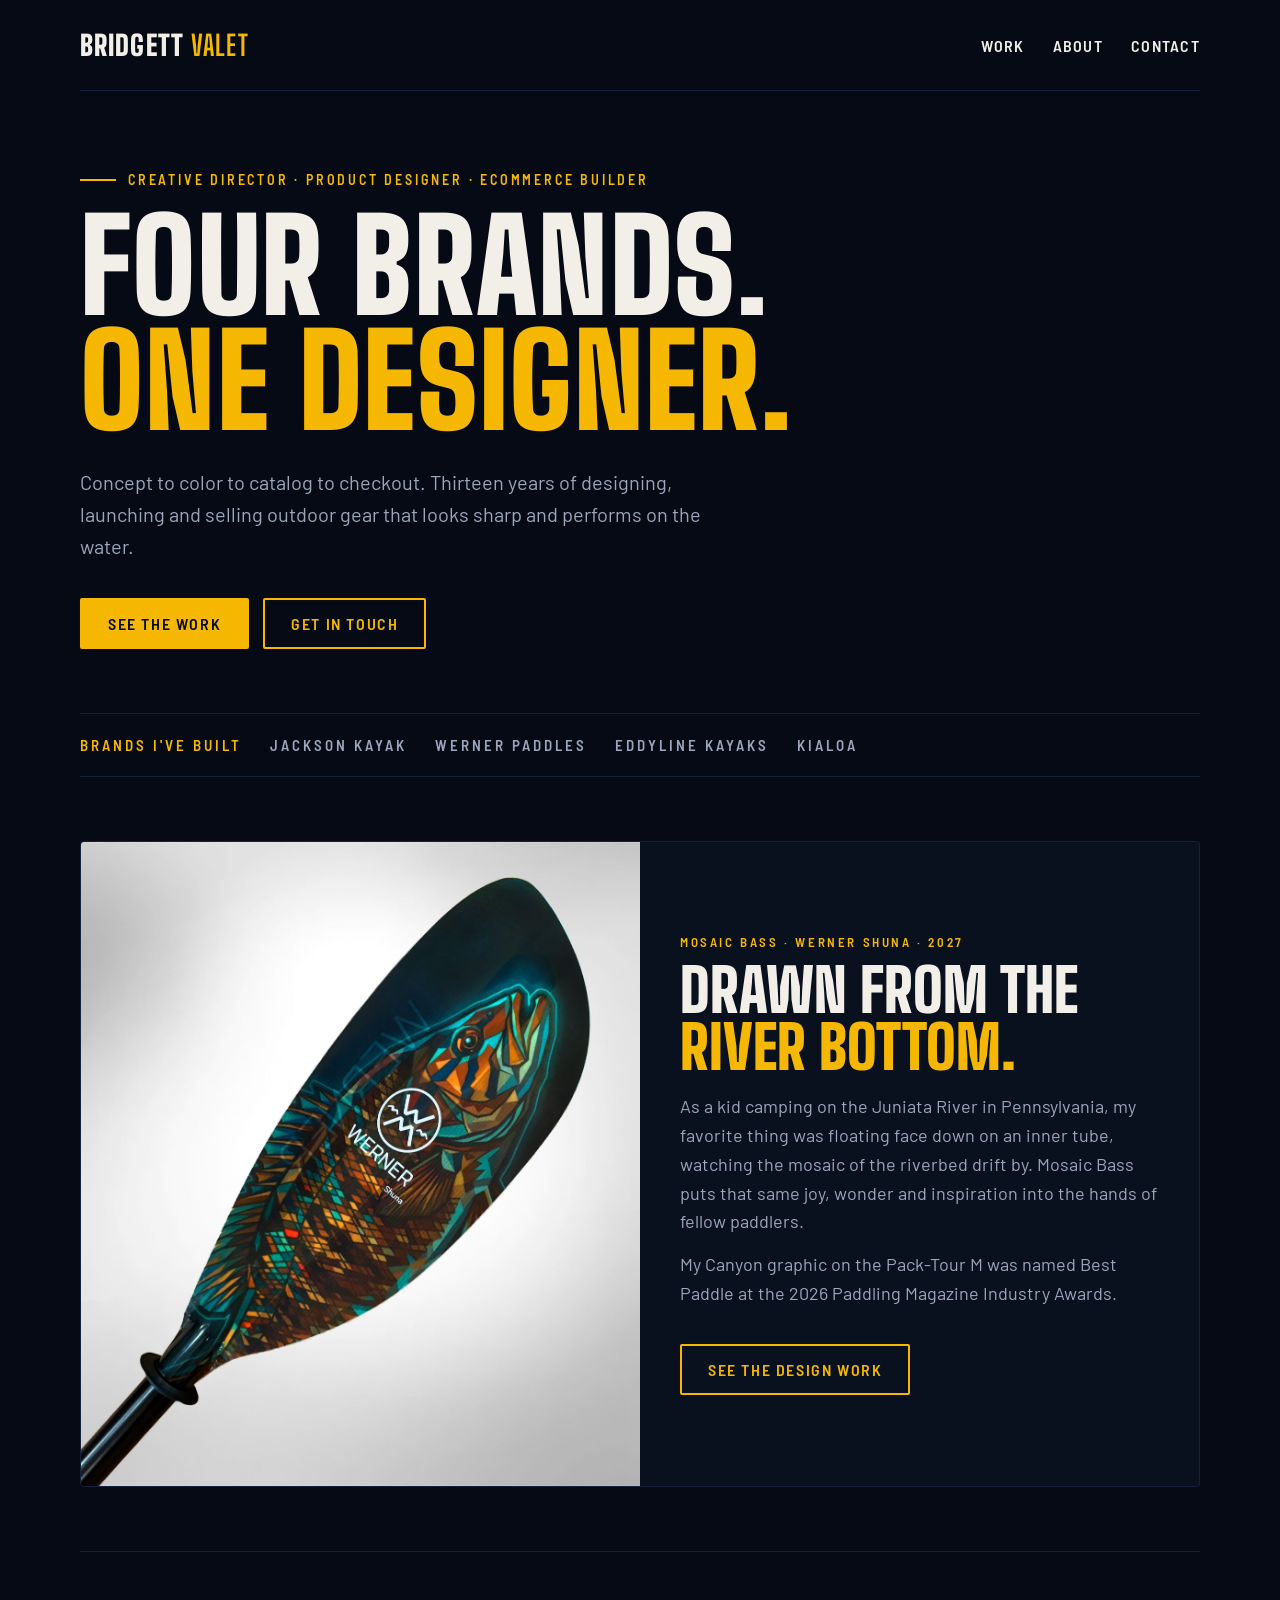
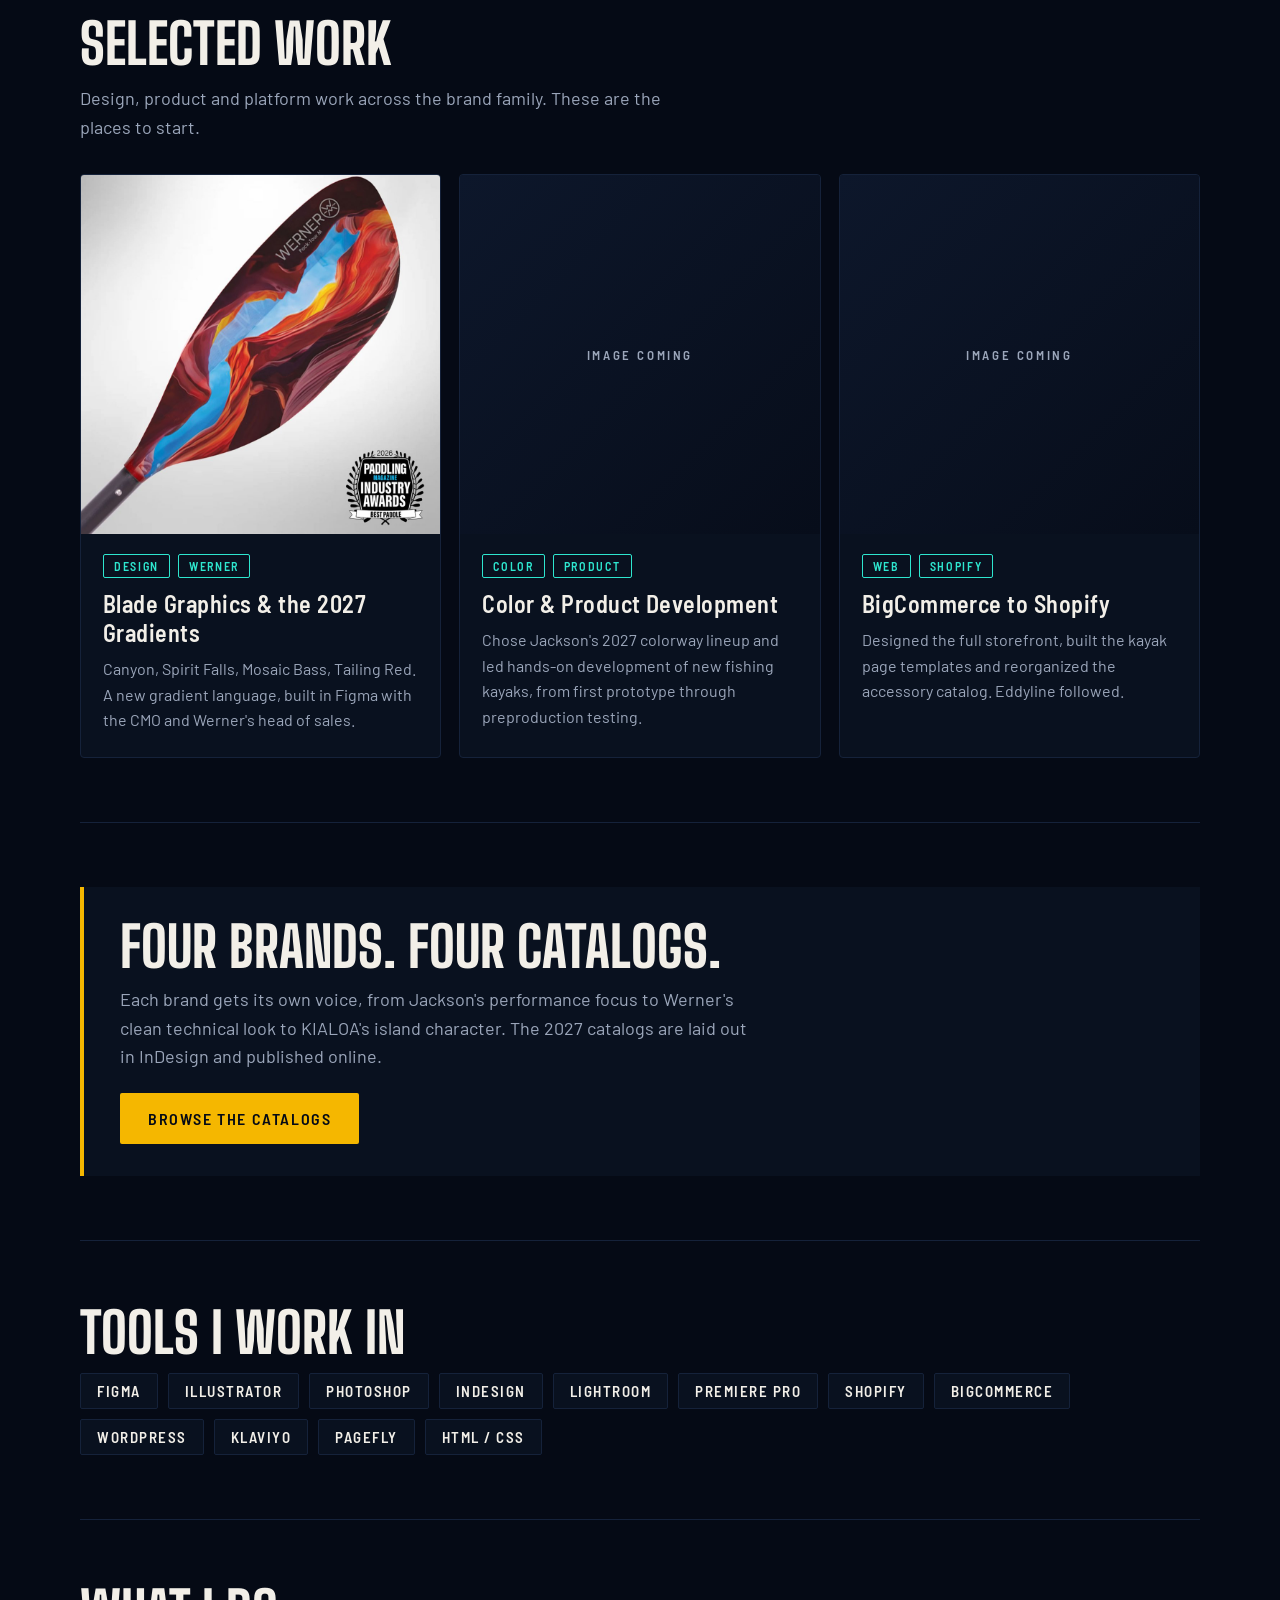
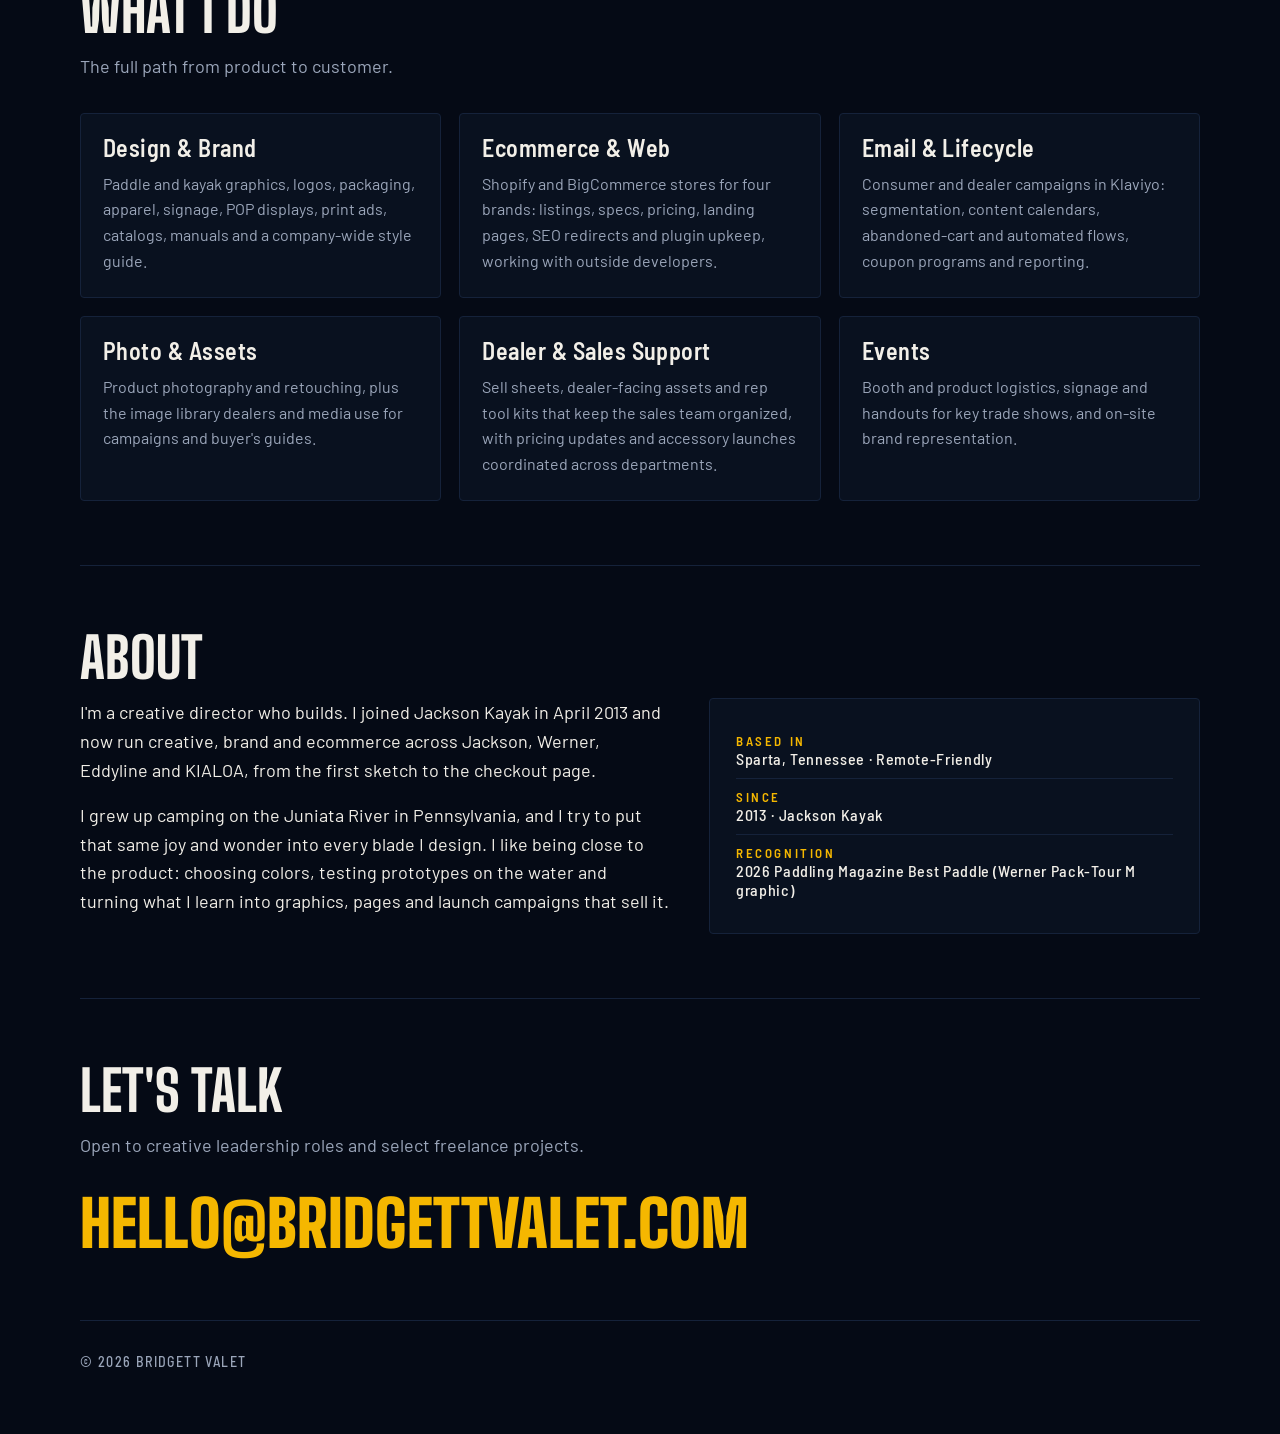
<file: index.html>
<!doctype html>
<html lang="en">
<head>
<meta charset="utf-8">
<meta name="viewport" content="width=device-width, initial-scale=1">
<title>Bridgett Valet — Creative Director</title>
<meta name="description" content="Creative director and ecommerce builder with 13 years designing, launching and selling outdoor gear across four brands.">
<meta name="robots" content="noindex">
<link rel="stylesheet" href="style.css">
</head>
<body>
<div class="wrap">
  <nav>
    <a class="mark" href="index.html">BRIDGETT <b>VALET</b></a>
    <ul><li><a href="work.html">Work</a></li><li><a href="#about">About</a></li><li><a href="#contact">Contact</a></li></ul>
  </nav>

  <header class="hero">
    <div class="tag">Creative Director · Product Designer · Ecommerce Builder</div>
    <h1>Four brands.<br><em>One designer.</em></h1>
    <p class="lede">Concept to color to catalog to checkout. Thirteen years of designing, launching and selling outdoor gear that looks sharp and performs on the water.</p>
    <div class="btns">
      <a class="btn primary" href="work.html">See the work</a>
      <a class="btn ghost" href="#contact">Get in touch</a>
    </div>
  </header>

  <div class="brands"><span>Brands I've built</span><span>Jackson Kayak</span><span>Werner Paddles</span><span>Eddyline Kayaks</span><span>KIALOA</span></div>

  <section>
    <div class="award">
      <img src="img/mosaic-bass.jpg" alt="Werner Shuna paddle blade with the Mosaic Bass graphic" width="1000" height="1000">
      <div class="in">
        <div class="kicker">Mosaic Bass · Werner Shuna · 2027</div>
        <div class="big">Drawn from the <span>river bottom.</span></div>
        <p>As a kid camping on the Juniata River in Pennsylvania, my favorite thing was floating face down on an inner tube, watching the mosaic of the riverbed drift by. Mosaic Bass puts that same joy, wonder and inspiration into the hands of fellow paddlers.</p>
        <p style="margin-top:14px">My Canyon graphic on the Pack-Tour M was named Best Paddle at the 2026 Paddling Magazine Industry Awards.</p>
        <div class="btns"><a class="btn ghost" href="work.html">See the design work</a></div>
      </div>
    </div>
  </section>

  <section>
    <h2>Selected work</h2>
    <p class="sec-intro">Design, product and platform work across the brand family. These are the places to start.</p>
    <div class="cards">
      <a class="card" href="work.html">
        <div class="img"><img src="img/pack-tour-m.jpg" alt="Werner Pack-Tour M blade graphic"></div>
        <div class="in"><div class="chips"><span class="chip">Design</span><span class="chip">Werner</span></div><h3>Blade Graphics &amp; the 2027 Gradients</h3><p>Canyon, Spirit Falls, Mosaic Bass, Tailing Red. A new gradient language, built in Figma with the CMO and Werner's head of sales.</p></div>
      </a>
      <a class="card" href="work.html">
        <div class="img">Image coming</div>
        <div class="in"><div class="chips"><span class="chip">Color</span><span class="chip">Product</span></div><h3>Color &amp; Product Development</h3><p>Chose Jackson's 2027 colorway lineup and led hands-on development of new fishing kayaks, from first prototype through preproduction testing.</p></div>
      </a>
      <a class="card" href="shopify-migration.html">
        <div class="img">Image coming</div>
        <div class="in"><div class="chips"><span class="chip">Web</span><span class="chip">Shopify</span></div><h3>BigCommerce to Shopify</h3><p>Designed the full storefront, built the kayak page templates and reorganized the accessory catalog. Eddyline followed.</p></div>
      </a>
    </div>
  </section>

  <section>
    <div class="band">
      <h2>Four brands. Four catalogs.</h2>
      <p>Each brand gets its own voice, from Jackson's performance focus to Werner's clean technical look to KIALOA's island character. The 2027 catalogs are laid out in InDesign and published online.</p>
      <div class="btns"><a class="btn primary" href="work.html">Browse the catalogs</a></div>
    </div>
  </section>

  <section>
    <h2>Tools I work in</h2>
    <div class="tools"><span>Figma</span><span>Illustrator</span><span>Photoshop</span><span>InDesign</span><span>Lightroom</span><span>Premiere Pro</span><span>Shopify</span><span>BigCommerce</span><span>WordPress</span><span>Klaviyo</span><span>PageFly</span><span>HTML / CSS</span></div>
  </section>

  <section>
    <h2>What I do</h2>
    <p class="sec-intro">The full path from product to customer.</p>
    <div class="cards">
      <div class="card"><div class="in"><h3>Design &amp; Brand</h3><p>Paddle and kayak graphics, logos, packaging, apparel, signage, POP displays, print ads, catalogs, manuals and a company-wide style guide.</p></div></div>
      <div class="card"><div class="in"><h3>Ecommerce &amp; Web</h3><p>Shopify and BigCommerce stores for four brands: listings, specs, pricing, landing pages, SEO redirects and plugin upkeep, working with outside developers.</p></div></div>
      <div class="card"><div class="in"><h3>Email &amp; Lifecycle</h3><p>Consumer and dealer campaigns in Klaviyo: segmentation, content calendars, abandoned-cart and automated flows, coupon programs and reporting.</p></div></div>
      <div class="card"><div class="in"><h3>Photo &amp; Assets</h3><p>Product photography and retouching, plus the image library dealers and media use for campaigns and buyer's guides.</p></div></div>
      <div class="card"><div class="in"><h3>Dealer &amp; Sales Support</h3><p>Sell sheets, dealer-facing assets and rep tool kits that keep the sales team organized, with pricing updates and accessory launches coordinated across departments.</p></div></div>
      <div class="card"><div class="in"><h3>Events</h3><p>Booth and product logistics, signage and handouts for key trade shows, and on-site brand representation.</p></div></div>
    </div>
  </section>

  <section id="about">
    <h2>About</h2>
    <div class="about">
      <div>
        <p>I'm a creative director who builds. I joined Jackson Kayak in April 2013 and now run creative, brand and ecommerce across Jackson, Werner, Eddyline and KIALOA, from the first sketch to the checkout page.</p>
        <p>I grew up camping on the Juniata River in Pennsylvania, and I try to put that same joy and wonder into every blade I design. I like being close to the product: choosing colors, testing prototypes on the water and turning what I learn into graphics, pages and launch campaigns that sell it.</p>
      </div>
      <ul class="facts">
        <li><b>Based in</b>Sparta, Tennessee · Remote-Friendly</li>
        <li><b>Since</b>2013 · Jackson Kayak</li>
        <li><b>Recognition</b>2026 Paddling Magazine Best Paddle (Werner Pack-Tour M graphic)</li>
      </ul>
    </div>
  </section>

  <section id="contact" class="contact">
    <h2>Let's talk</h2>
    <p class="sec-intro">Open to creative leadership roles and select freelance projects.</p>
    <a class="mail" href="mailto:hello@bridgettvalet.com">hello@bridgettvalet.com</a>
  </section>

  <footer>© 2026 Bridgett Valet</footer>
</div>
</body>
</html>
</file>
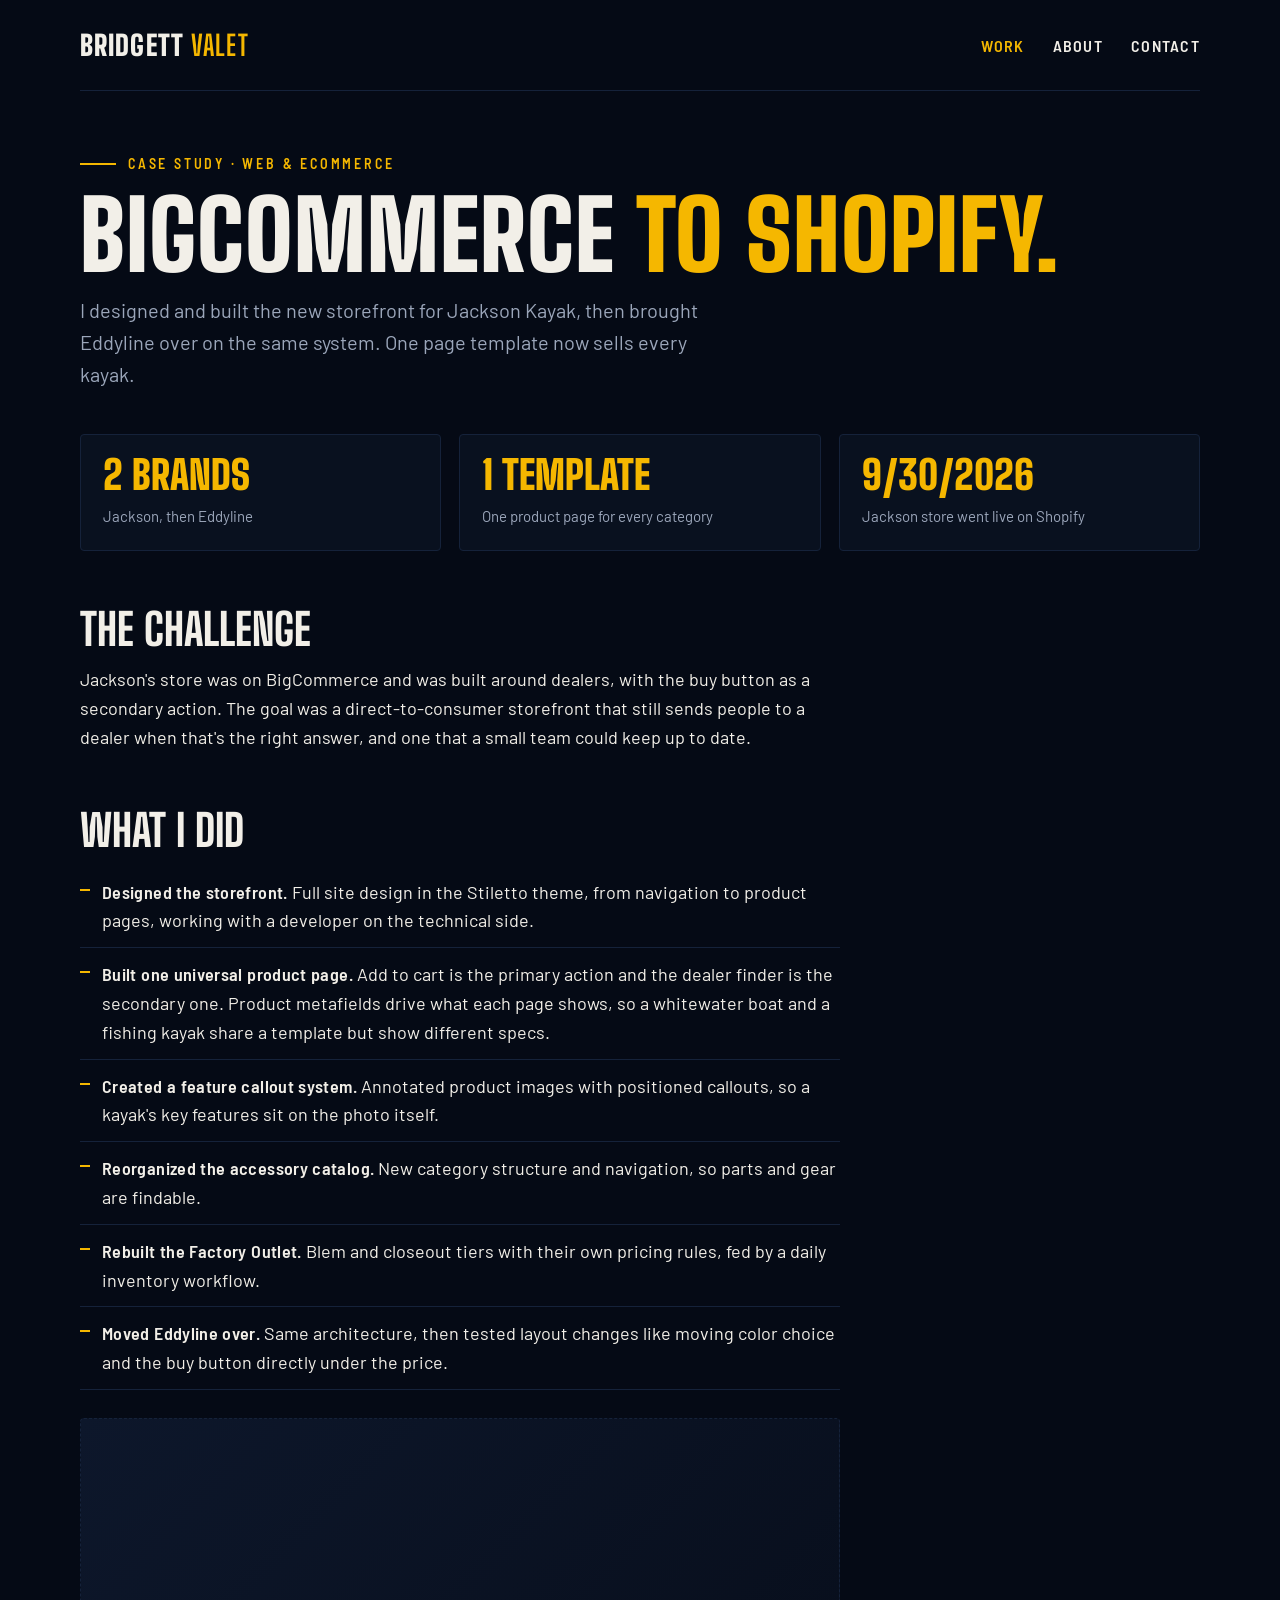
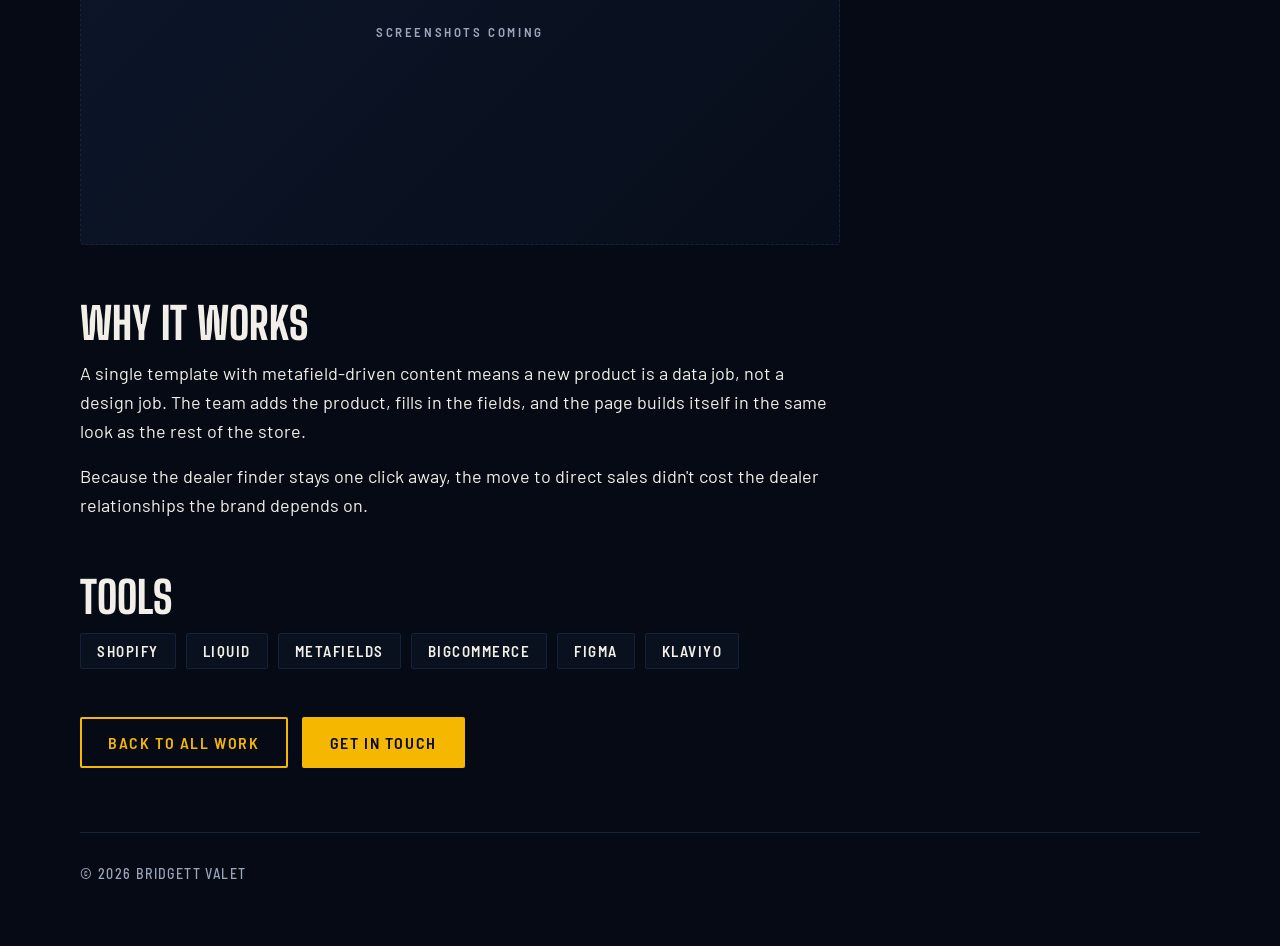
<file: shopify-migration.html>
<!doctype html>
<html lang="en">
<head>
<meta charset="utf-8">
<meta name="viewport" content="width=device-width, initial-scale=1">
<title>BigCommerce to Shopify — Bridgett Valet</title>
<meta name="robots" content="noindex">
<link rel="stylesheet" href="style.css">
</head>
<body>
<div class="wrap">
  <nav>
    <a class="mark" href="index.html">BRIDGETT <b>VALET</b></a>
    <ul><li><a class="on" href="work.html">Work</a></li><li><a href="index.html#about">About</a></li><li><a href="index.html#contact">Contact</a></li></ul>
  </nav>

  <header class="page-head">
    <div class="tag">Case study · Web &amp; Ecommerce</div>
    <h1>BigCommerce <em>to Shopify.</em></h1>
    <p class="lede">I designed and built the new storefront for Jackson Kayak, then brought Eddyline over on the same system. One page template now sells every kayak.</p>
  </header>

  <div class="stats">
    <div class="stat"><b>2 brands</b><span>Jackson, then Eddyline</span></div>
    <div class="stat"><b>1 template</b><span>One product page for every category</span></div>
    <div class="stat"><b>9/30/2026</b><span>Jackson store went live on Shopify</span></div>
  </div>

  <div class="cs">
    <h2>The challenge</h2>
    <p>Jackson's store was on BigCommerce and was built around dealers, with the buy button as a secondary action. The goal was a direct-to-consumer storefront that still sends people to a dealer when that's the right answer, and one that a small team could keep up to date.</p>

    <h2>What I did</h2>
    <ul>
      <li><b>Designed the storefront.</b> Full site design in the Stiletto theme, from navigation to product pages, working with a developer on the technical side.</li>
      <li><b>Built one universal product page.</b> Add to cart is the primary action and the dealer finder is the secondary one. Product metafields drive what each page shows, so a whitewater boat and a fishing kayak share a template but show different specs.</li>
      <li><b>Created a feature callout system.</b> Annotated product images with positioned callouts, so a kayak's key features sit on the photo itself.</li>
      <li><b>Reorganized the accessory catalog.</b> New category structure and navigation, so parts and gear are findable.</li>
      <li><b>Rebuilt the Factory Outlet.</b> Blem and closeout tiers with their own pricing rules, fed by a daily inventory workflow.</li>
      <li><b>Moved Eddyline over.</b> Same architecture, then tested layout changes like moving color choice and the buy button directly under the price.</li>
    </ul>
    <div class="shot">Screenshots coming</div>

    <h2>Why it works</h2>
    <p>A single template with metafield-driven content means a new product is a data job, not a design job. The team adds the product, fills in the fields, and the page builds itself in the same look as the rest of the store.</p>
    <p>Because the dealer finder stays one click away, the move to direct sales didn't cost the dealer relationships the brand depends on.</p>

    <h2>Tools</h2>
    <div class="tools"><span>Shopify</span><span>Liquid</span><span>Metafields</span><span>BigCommerce</span><span>Figma</span><span>Klaviyo</span></div>

    <div class="btns" style="margin-top:48px"><a class="btn ghost" href="work.html">Back to all work</a><a class="btn primary" href="index.html#contact">Get in touch</a></div>
  </div>

  <footer style="margin-top:64px">© 2026 Bridgett Valet</footer>
</div>
</body>
</html>
</file>
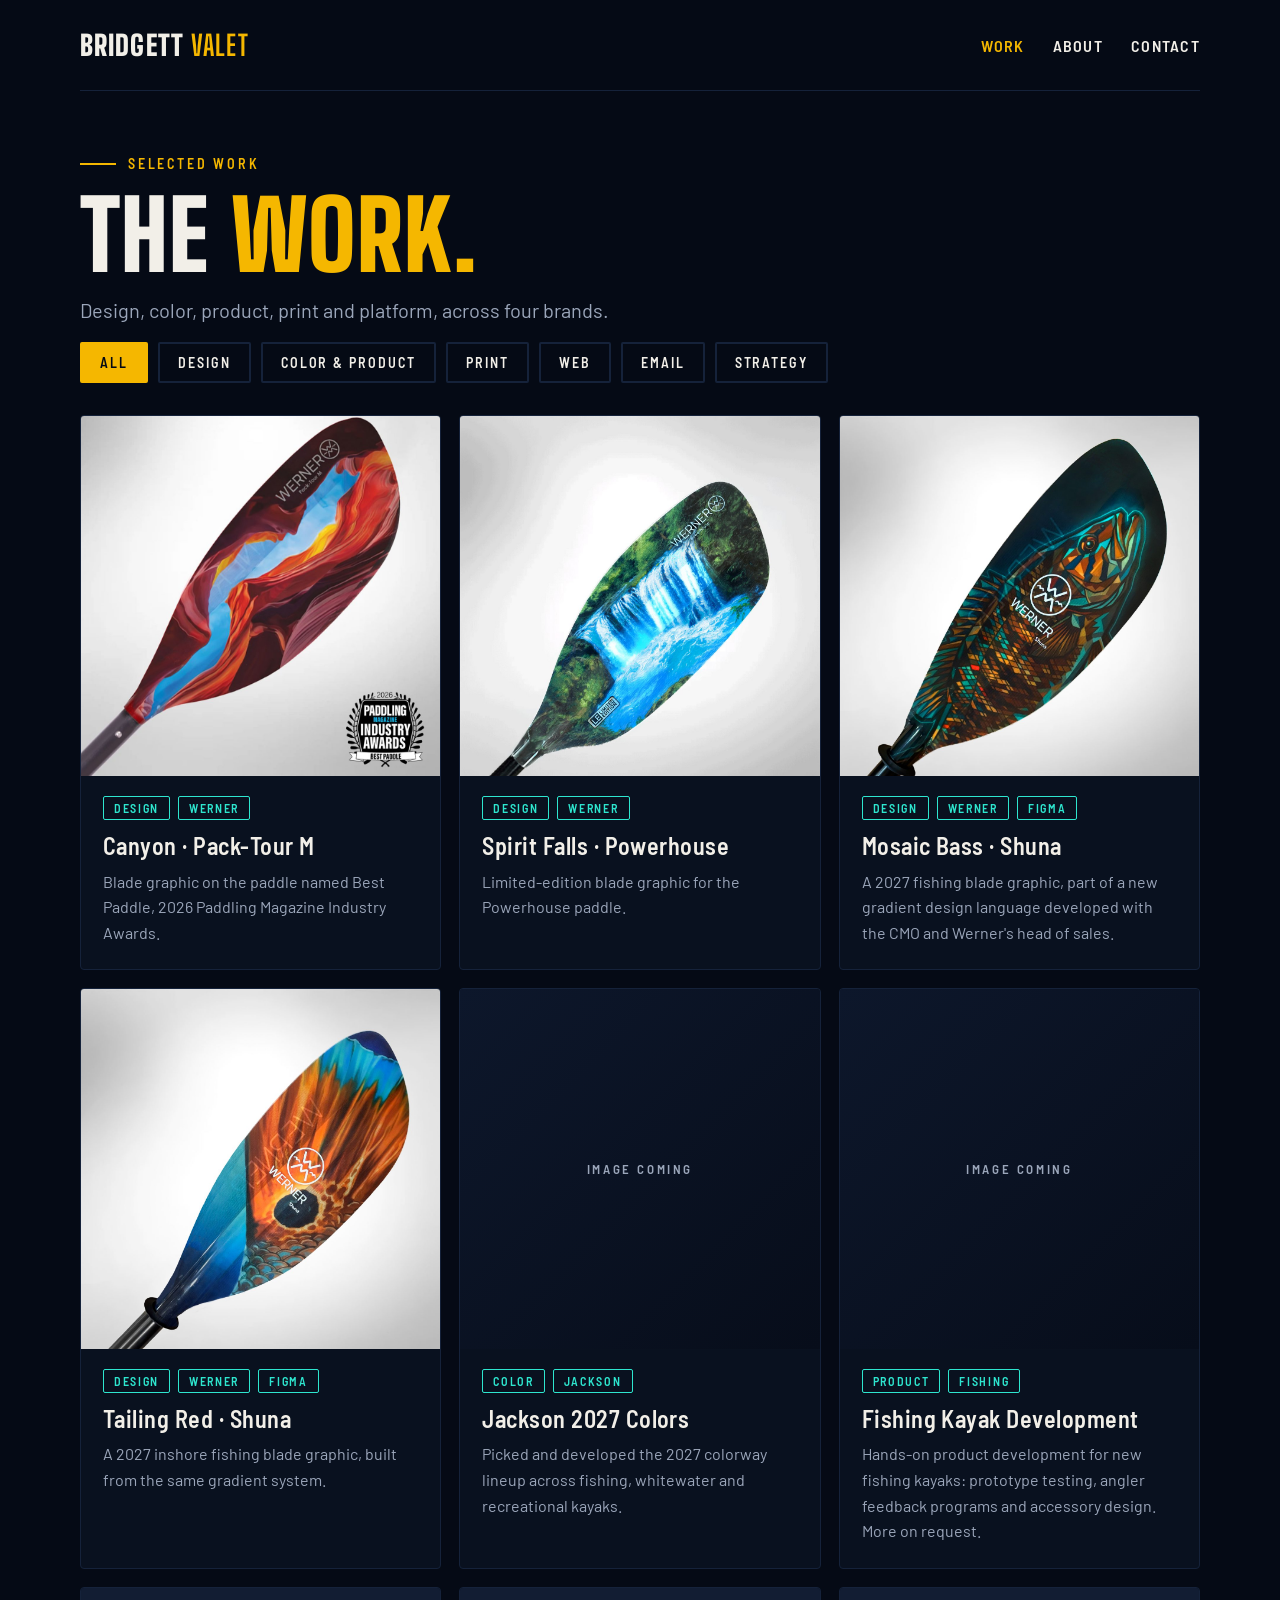
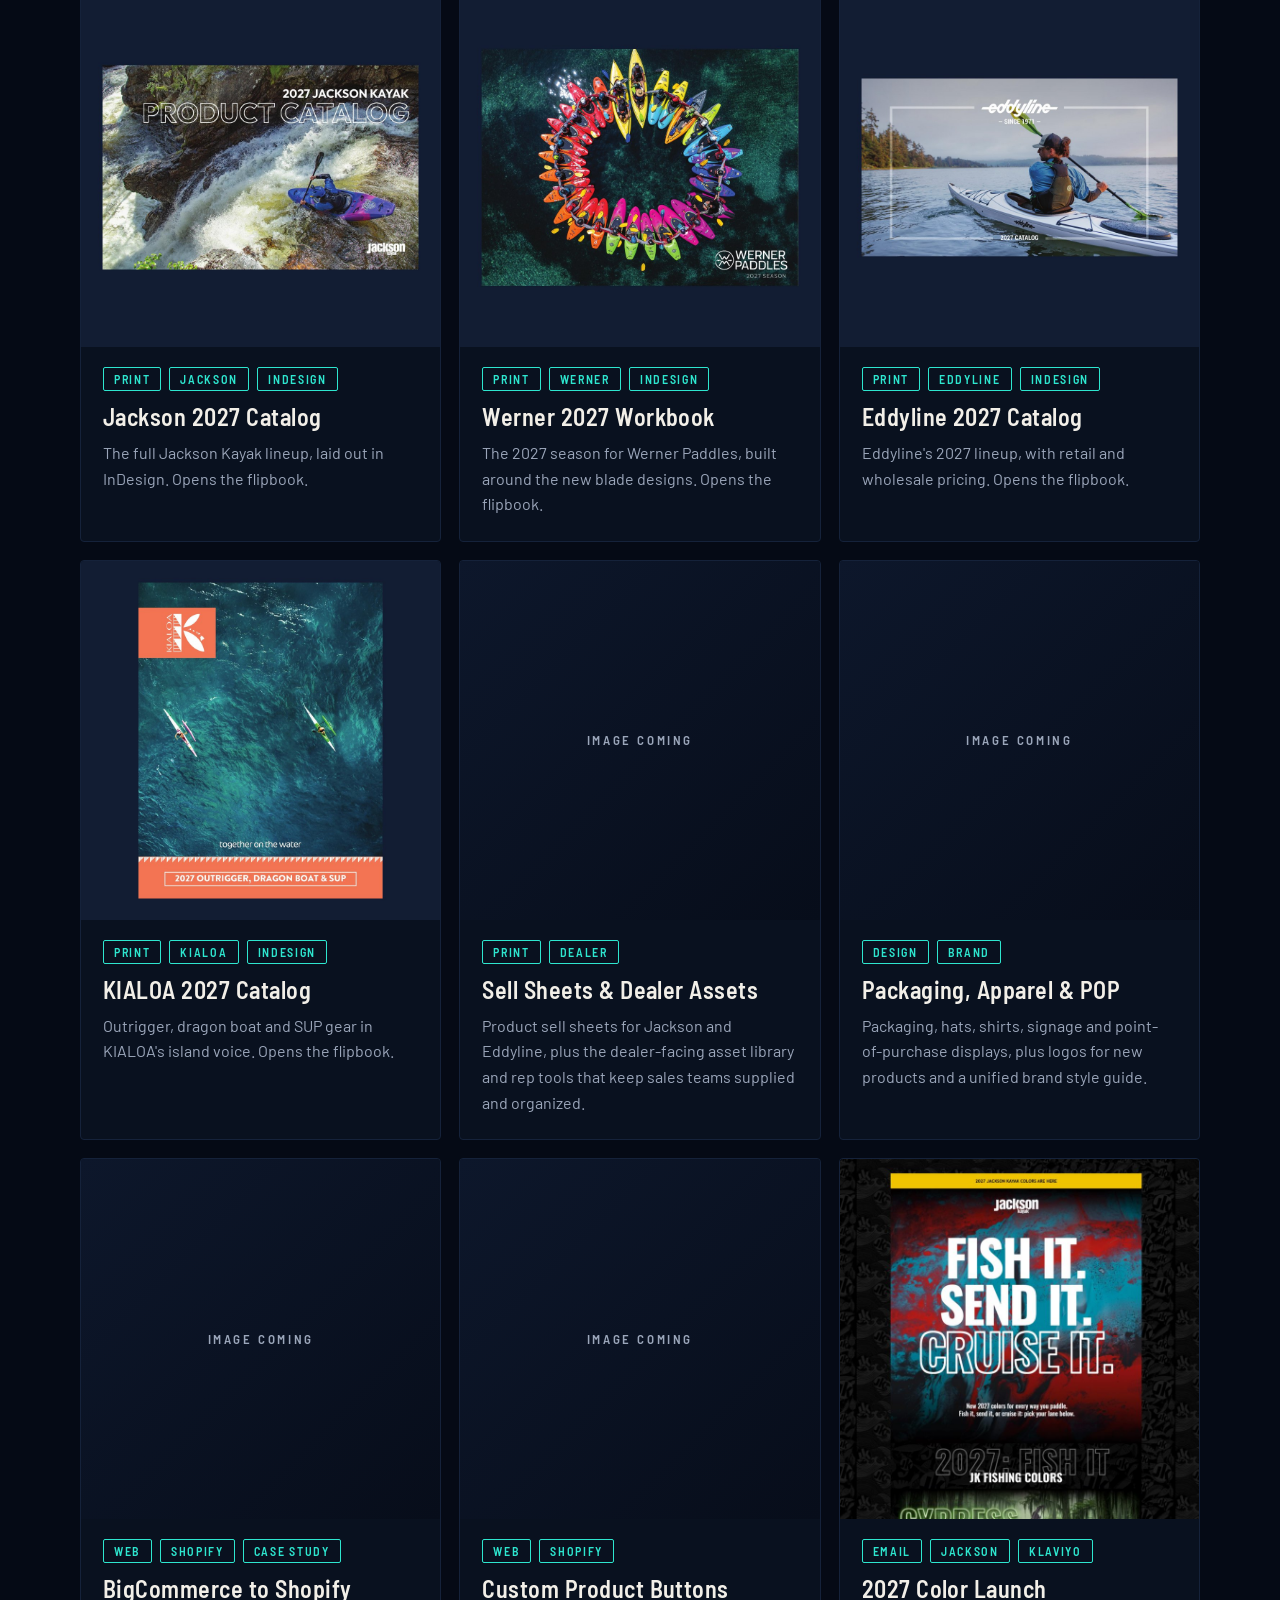
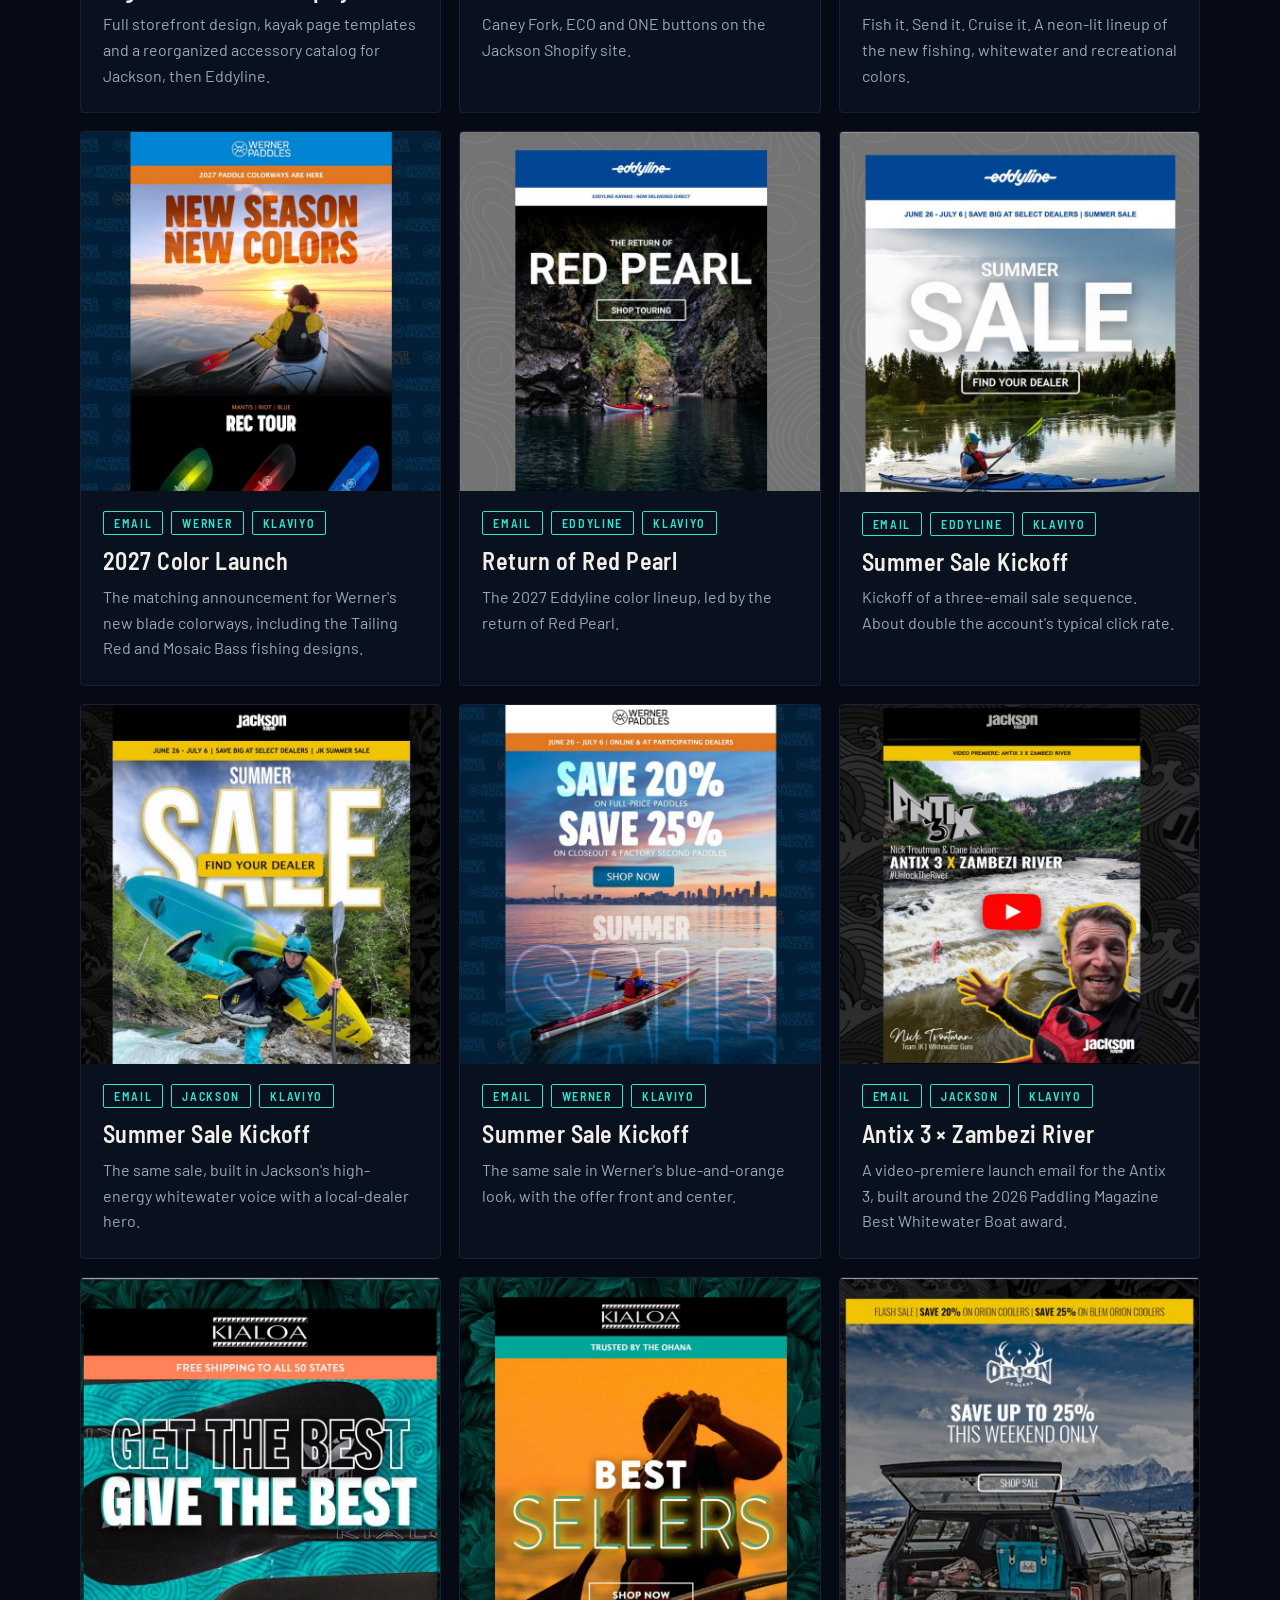
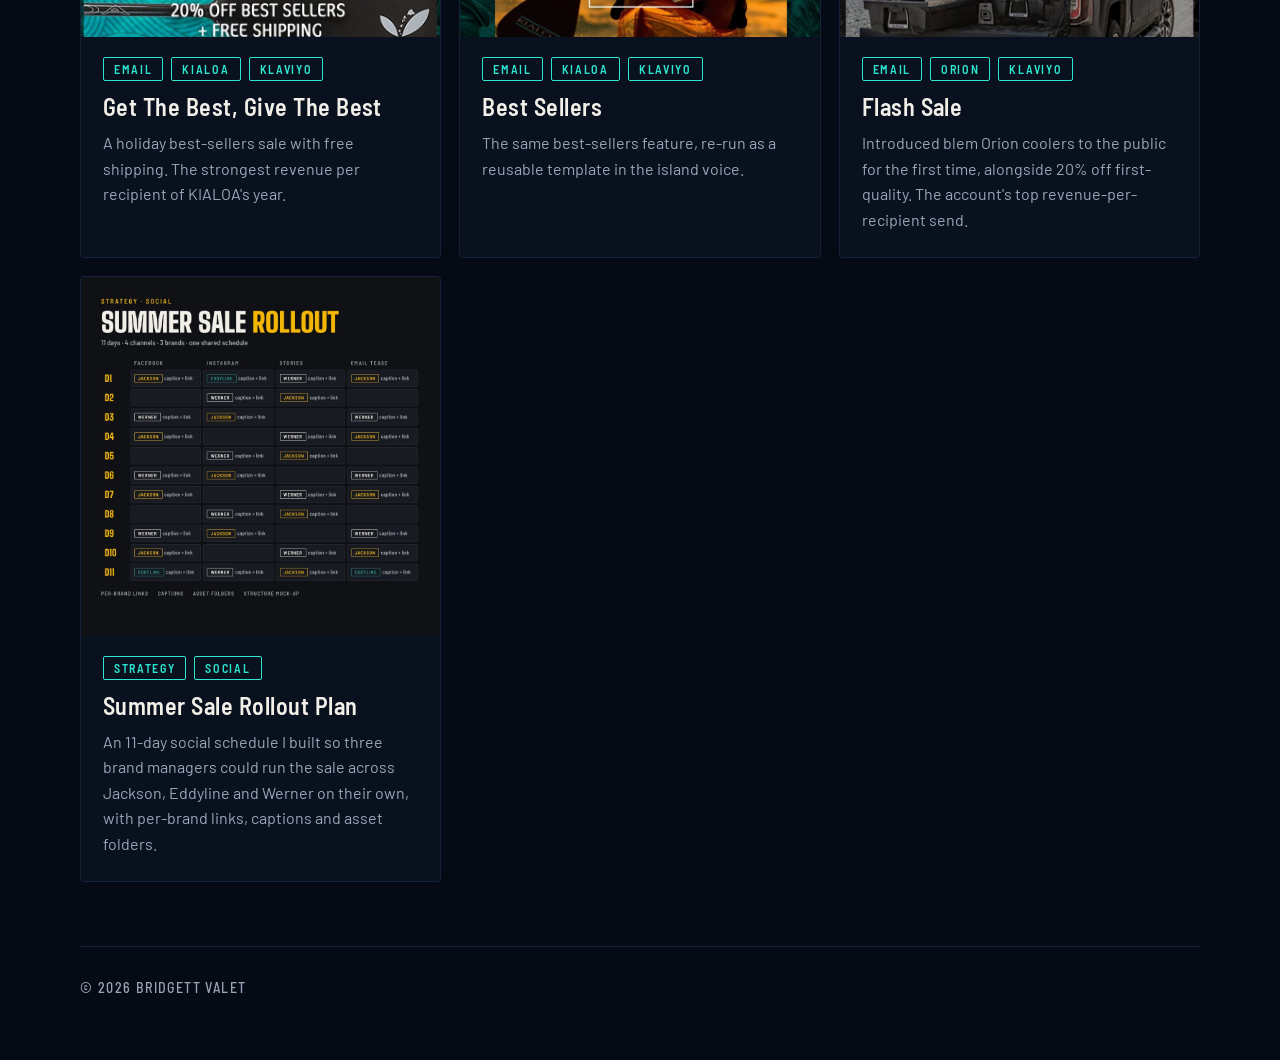
<file: work.html>
<!doctype html>
<html lang="en">
<head>
<meta charset="utf-8">
<meta name="viewport" content="width=device-width, initial-scale=1">
<title>Work — Bridgett Valet</title>
<meta name="robots" content="noindex">
<link rel="stylesheet" href="style.css">
</head>
<body>
<div class="wrap">
  <nav>
    <a class="mark" href="index.html">BRIDGETT <b>VALET</b></a>
    <ul><li><a class="on" href="work.html">Work</a></li><li><a href="index.html#about">About</a></li><li><a href="index.html#contact">Contact</a></li></ul>
  </nav>

  <header class="page-head">
    <div class="tag">Selected work</div>
    <h1>The <em>work.</em></h1>
    <p class="lede">Design, color, product, print and platform, across four brands.</p>
  </header>

  <div class="filters" role="group" aria-label="Filter work">
    <button class="on" data-f="all">All</button>
    <button data-f="design">Design</button>
    <button data-f="product">Color &amp; Product</button>
    <button data-f="print">Print</button>
    <button data-f="web">Web</button>
    <button data-f="email">Email</button>
    <button data-f="strategy">Strategy</button>
  </div>

  <div class="cards" id="grid">
    <a class="card" data-t="design" href="#"><div class="img"><img src="img/pack-tour-m.jpg" alt="Werner Pack-Tour M canyon blade graphic"></div><div class="in"><div class="chips"><span class="chip">Design</span><span class="chip">Werner</span></div><h3>Canyon · Pack-Tour M</h3><p>Blade graphic on the paddle named Best Paddle, 2026 Paddling Magazine Industry Awards.</p></div></a>
    <a class="card" data-t="design" href="#"><div class="img"><img src="img/spirit-falls.jpg" alt="Werner Powerhouse paddle blade with Spirit Falls waterfall graphic" loading="lazy"></div><div class="in"><div class="chips"><span class="chip">Design</span><span class="chip">Werner</span></div><h3>Spirit Falls · Powerhouse</h3><p>Limited-edition blade graphic for the Powerhouse paddle.</p></div></a>
    <a class="card" data-t="design" href="#"><div class="img"><img src="img/mosaic-bass.jpg" alt="Werner Shuna paddle blade with Mosaic Bass graphic" loading="lazy"></div><div class="in"><div class="chips"><span class="chip">Design</span><span class="chip">Werner</span><span class="chip">Figma</span></div><h3>Mosaic Bass · Shuna</h3><p>A 2027 fishing blade graphic, part of a new gradient design language developed with the CMO and Werner's head of sales.</p></div></a>
    <a class="card" data-t="design" href="#"><div class="img"><img src="img/tailing-red.jpg" alt="Werner Shuna paddle blade with Tailing Red redfish tail graphic" loading="lazy"></div><div class="in"><div class="chips"><span class="chip">Design</span><span class="chip">Werner</span><span class="chip">Figma</span></div><h3>Tailing Red · Shuna</h3><p>A 2027 inshore fishing blade graphic, built from the same gradient system.</p></div></a>
    <a class="card" data-t="product" href="#"><div class="img">Image coming</div><div class="in"><div class="chips"><span class="chip">Color</span><span class="chip">Jackson</span></div><h3>Jackson 2027 Colors</h3><p>Picked and developed the 2027 colorway lineup across fishing, whitewater and recreational kayaks.</p></div></a>
    <a class="card" data-t="product" href="#"><div class="img">Image coming</div><div class="in"><div class="chips"><span class="chip">Product</span><span class="chip">Fishing</span></div><h3>Fishing Kayak Development</h3><p>Hands-on product development for new fishing kayaks: prototype testing, angler feedback programs and accessory design. More on request.</p></div></a>
    <a class="card" data-t="print" href="https://heyzine.com/flip-book/d19772ed36.html" target="_blank" rel="noopener"><div class="img"><img src="img/cat-jk.jpg" alt="Jackson 2027 Catalog cover" loading="lazy"></div><div class="in"><div class="chips"><span class="chip">Print</span><span class="chip">Jackson</span><span class="chip">InDesign</span></div><h3>Jackson 2027 Catalog</h3><p>The full Jackson Kayak lineup, laid out in InDesign. Opens the flipbook.</p></div></a>
    <a class="card" data-t="print" href="https://heyzine.com/flip-book/adee2f0b8b.html" target="_blank" rel="noopener"><div class="img"><img src="img/cat-werner.jpg" alt="Werner 2027 Workbook cover" loading="lazy"></div><div class="in"><div class="chips"><span class="chip">Print</span><span class="chip">Werner</span><span class="chip">InDesign</span></div><h3>Werner 2027 Workbook</h3><p>The 2027 season for Werner Paddles, built around the new blade designs. Opens the flipbook.</p></div></a>
    <a class="card" data-t="print" href="https://heyzine.com/flip-book/b6f8e38fa7.html" target="_blank" rel="noopener"><div class="img"><img src="img/cat-eddyline.jpg" alt="Eddyline 2027 Catalog cover" loading="lazy"></div><div class="in"><div class="chips"><span class="chip">Print</span><span class="chip">Eddyline</span><span class="chip">InDesign</span></div><h3>Eddyline 2027 Catalog</h3><p>Eddyline's 2027 lineup, with retail and wholesale pricing. Opens the flipbook.</p></div></a>
    <a class="card" data-t="print" href="https://heyzine.com/flip-book/0343092fe4.html" target="_blank" rel="noopener"><div class="img"><img src="img/cat-kialoa.jpg" alt="KIALOA 2027 Catalog cover" loading="lazy"></div><div class="in"><div class="chips"><span class="chip">Print</span><span class="chip">KIALOA</span><span class="chip">InDesign</span></div><h3>KIALOA 2027 Catalog</h3><p>Outrigger, dragon boat and SUP gear in KIALOA's island voice. Opens the flipbook.</p></div></a>
    <a class="card" data-t="print" href="#"><div class="img">Image coming</div><div class="in"><div class="chips"><span class="chip">Print</span><span class="chip">Dealer</span></div><h3>Sell Sheets &amp; Dealer Assets</h3><p>Product sell sheets for Jackson and Eddyline, plus the dealer-facing asset library and rep tools that keep sales teams supplied and organized.</p></div></a>
    <a class="card" data-t="design" href="#"><div class="img">Image coming</div><div class="in"><div class="chips"><span class="chip">Design</span><span class="chip">Brand</span></div><h3>Packaging, Apparel &amp; POP</h3><p>Packaging, hats, shirts, signage and point-of-purchase displays, plus logos for new products and a unified brand style guide.</p></div></a>
    <a class="card" data-t="web" href="shopify-migration.html"><div class="img">Image coming</div><div class="in"><div class="chips"><span class="chip">Web</span><span class="chip">Shopify</span><span class="chip">Case study</span></div><h3>BigCommerce to Shopify</h3><p>Full storefront design, kayak page templates and a reorganized accessory catalog for Jackson, then Eddyline.</p></div></a>
    <a class="card" data-t="web" href="#"><div class="img">Image coming</div><div class="in"><div class="chips"><span class="chip">Web</span><span class="chip">Shopify</span></div><h3>Custom Product Buttons</h3><p>Caney Fork, ECO and ONE buttons on the Jackson Shopify site.</p></div></a>
    <a class="card" data-t="email" data-full="img/email/jk-color-full.jpg" href="#"><div class="img"><img src="img/email/jk-color.jpg" alt="2027 Color Launch email" loading="lazy"></div><div class="in"><div class="chips"><span class="chip">Email</span><span class="chip">Jackson</span><span class="chip">Klaviyo</span></div><h3>2027 Color Launch</h3><p>Fish it. Send it. Cruise it. A neon-lit lineup of the new fishing, whitewater and recreational colors.</p></div></a>
    <a class="card" data-t="email" data-full="img/email/werner-color-full.jpg" href="#"><div class="img"><img src="img/email/werner-color.jpg" alt="2027 Color Launch email" loading="lazy"></div><div class="in"><div class="chips"><span class="chip">Email</span><span class="chip">Werner</span><span class="chip">Klaviyo</span></div><h3>2027 Color Launch</h3><p>The matching announcement for Werner's new blade colorways, including the Tailing Red and Mosaic Bass fishing designs.</p></div></a>
    <a class="card" data-t="email" data-full="img/email/eddyline-color-full.jpg" href="#"><div class="img"><img src="img/email/eddyline-color.jpg" alt="Return of Red Pearl email" loading="lazy"></div><div class="in"><div class="chips"><span class="chip">Email</span><span class="chip">Eddyline</span><span class="chip">Klaviyo</span></div><h3>Return of Red Pearl</h3><p>The 2027 Eddyline color lineup, led by the return of Red Pearl.</p></div></a>
    <a class="card" data-t="email" data-full="img/email/eddyline-summer-full.jpg" href="#"><div class="img"><img src="img/email/eddyline-summer.jpg" alt="Summer Sale Kickoff email" loading="lazy"></div><div class="in"><div class="chips"><span class="chip">Email</span><span class="chip">Eddyline</span><span class="chip">Klaviyo</span></div><h3>Summer Sale Kickoff</h3><p>Kickoff of a three-email sale sequence. About double the account's typical click rate.</p></div></a>
    <a class="card" data-t="email" data-full="img/email/jk-summer-full.jpg" href="#"><div class="img"><img src="img/email/jk-summer.jpg" alt="Summer Sale Kickoff email" loading="lazy"></div><div class="in"><div class="chips"><span class="chip">Email</span><span class="chip">Jackson</span><span class="chip">Klaviyo</span></div><h3>Summer Sale Kickoff</h3><p>The same sale, built in Jackson's high-energy whitewater voice with a local-dealer hero.</p></div></a>
    <a class="card" data-t="email" data-full="img/email/werner-summer-full.jpg" href="#"><div class="img"><img src="img/email/werner-summer.jpg" alt="Summer Sale Kickoff email" loading="lazy"></div><div class="in"><div class="chips"><span class="chip">Email</span><span class="chip">Werner</span><span class="chip">Klaviyo</span></div><h3>Summer Sale Kickoff</h3><p>The same sale in Werner's blue-and-orange look, with the offer front and center.</p></div></a>
    <a class="card" data-t="email" data-full="img/email/jk-antix3-full.jpg" href="#"><div class="img"><img src="img/email/jk-antix3.jpg" alt="Antix 3 × Zambezi River email" loading="lazy"></div><div class="in"><div class="chips"><span class="chip">Email</span><span class="chip">Jackson</span><span class="chip">Klaviyo</span></div><h3>Antix 3 × Zambezi River</h3><p>A video-premiere launch email for the Antix 3, built around the 2026 Paddling Magazine Best Whitewater Boat award.</p></div></a>
    <a class="card" data-t="email" data-full="img/email/kialoa-give-best-full.jpg" href="#"><div class="img"><img src="img/email/kialoa-give-best.jpg" alt="Get The Best, Give The Best email" loading="lazy"></div><div class="in"><div class="chips"><span class="chip">Email</span><span class="chip">KIALOA</span><span class="chip">Klaviyo</span></div><h3>Get The Best, Give The Best</h3><p>A holiday best-sellers sale with free shipping. The strongest revenue per recipient of KIALOA's year.</p></div></a>
    <a class="card" data-t="email" data-full="img/email/kialoa-best-full.jpg" href="#"><div class="img"><img src="img/email/kialoa-best.jpg" alt="Best Sellers email" loading="lazy"></div><div class="in"><div class="chips"><span class="chip">Email</span><span class="chip">KIALOA</span><span class="chip">Klaviyo</span></div><h3>Best Sellers</h3><p>The same best-sellers feature, re-run as a reusable template in the island voice.</p></div></a>
    <a class="card" data-t="email" data-full="img/email/orion-flash-full.jpg" href="#"><div class="img"><img src="img/email/orion-flash.jpg" alt="Flash Sale email" loading="lazy"></div><div class="in"><div class="chips"><span class="chip">Email</span><span class="chip">Orion</span><span class="chip">Klaviyo</span></div><h3>Flash Sale</h3><p>Introduced blem Orion coolers to the public for the first time, alongside 20% off first-quality. The account's top revenue-per-recipient send.</p></div></a>
    <a class="card" data-t="strategy" data-full="img/strategy-plan.jpg" href="#"><div class="img"><img src="img/strategy-plan.jpg" alt="Summer Sale Rollout Plan structure mock-up" loading="lazy"></div><div class="in"><div class="chips"><span class="chip">Strategy</span><span class="chip">Social</span></div><h3>Summer Sale Rollout Plan</h3><p>An 11-day social schedule I built so three brand managers could run the sale across Jackson, Eddyline and Werner on their own, with per-brand links, captions and asset folders.</p></div></a>
  </div>

  <footer style="margin-top:64px">© 2026 Bridgett Valet</footer>
</div>
  <div id="lb" class="lb" hidden><button class="lb-x" aria-label="Close">Close ✕</button><div class="lb-sc"><img id="lbimg" alt=""></div></div>
<script>
(function(){
  var btns=document.querySelectorAll('.filters button'),cards=document.querySelectorAll('#grid .card');
  btns.forEach(function(b){b.addEventListener('click',function(){
    btns.forEach(function(x){x.classList.remove('on')});b.classList.add('on');
    var f=b.getAttribute('data-f');
    cards.forEach(function(c){c.classList.toggle('hide',f!=='all'&&c.getAttribute('data-t')!==f)});
  })});

  var lb=document.getElementById('lb'),lbi=document.getElementById('lbimg');
  function closeLb(){lb.hidden=true;lbi.src='';document.body.style.overflow=''}
  cards.forEach(function(c){var f=c.getAttribute('data-full');if(!f)return;
    c.addEventListener('click',function(e){e.preventDefault();lbi.src=f;lbi.alt=c.querySelector('h3').textContent;lb.hidden=false;document.body.style.overflow='hidden';lb.querySelector('.lb-sc').scrollTop=0})});
  lb.addEventListener('click',function(e){if(e.target===lb||e.target.className==='lb-x'||e.target.className==='lb-sc')closeLb()});
  document.addEventListener('keydown',function(e){if(e.key==='Escape'&&!lb.hidden)closeLb()});
})();
</script>
</body>
</html>
</file>
<file: style.css>
@font-face{font-family:"Big Shoulders Display";font-weight:700;font-display:swap;src:url(fonts/big-shoulders-display-latin-700-normal.woff2) format("woff2")}
@font-face{font-family:"Big Shoulders Display";font-weight:800;font-display:swap;src:url(fonts/big-shoulders-display-latin-800-normal.woff2) format("woff2")}
@font-face{font-family:"Big Shoulders Display";font-weight:900;font-display:swap;src:url(fonts/big-shoulders-display-latin-900-normal.woff2) format("woff2")}
@font-face{font-family:"Barlow Semi Condensed";font-weight:500;font-display:swap;src:url(fonts/barlow-semi-condensed-latin-500-normal.woff2) format("woff2")}
@font-face{font-family:"Barlow Semi Condensed";font-weight:600;font-display:swap;src:url(fonts/barlow-semi-condensed-latin-600-normal.woff2) format("woff2")}
@font-face{font-family:"Barlow";font-weight:400;font-display:swap;src:url(fonts/barlow-latin-400-normal.woff2) format("woff2")}
@font-face{font-family:"Barlow";font-weight:400;font-style:italic;font-display:swap;src:url(fonts/barlow-latin-400-italic.woff2) format("woff2")}
@font-face{font-family:"Barlow";font-weight:600;font-display:swap;src:url(fonts/barlow-latin-600-normal.woff2) format("woff2")}

:root{
  --ink:#050A15; --panel:#09111F; --line:#15223A;
  --text:#F2EFE8; --muted:#9BA6BA;
  --gold:#F5B700; --teal:#2EE6CF;
  --display:"Big Shoulders Display","Arial Narrow",sans-serif;
  --sub:"Barlow Semi Condensed",system-ui,sans-serif;
  --body:"Barlow",system-ui,sans-serif;
}
*{box-sizing:border-box;margin:0}
html{scroll-behavior:smooth}
body{background:var(--ink);color:var(--text);font:400 18px/1.6 var(--body);padding:0 16px 64px}
.wrap{max-width:1120px;margin:0 auto}
a{color:inherit}
nav{display:flex;justify-content:space-between;align-items:center;padding:28px 0;border-bottom:1px solid var(--line);font:600 16px var(--sub);letter-spacing:.08em;text-transform:uppercase}
nav .mark{font:900 28px var(--display);letter-spacing:.04em;text-decoration:none}
nav .mark b{color:var(--gold)}
nav ul{display:flex;gap:28px;list-style:none;padding:0}
nav ul a{text-decoration:none}
nav ul a:hover,nav ul a.on{color:var(--gold)}

.hero{padding:80px 0 64px}
.tag{font:600 14px var(--sub);letter-spacing:.2em;text-transform:uppercase;color:var(--gold);display:flex;align-items:center;gap:12px}
.tag::before{content:"";width:36px;height:2px;background:var(--gold)}
h1{font:900 clamp(56px,11vw,128px)/.9 var(--display);text-transform:uppercase;letter-spacing:.01em;margin:20px 0 28px}
h1 em{font-style:normal;color:var(--gold)}
.lede{max-width:640px;color:var(--muted);font-size:20px}
.btns{display:flex;gap:14px;margin-top:36px;flex-wrap:wrap}
.btn{font:600 16px var(--sub);letter-spacing:.1em;text-transform:uppercase;padding:14px 26px;border-radius:2px;text-decoration:none;border:2px solid var(--gold);display:inline-block}
.btn.primary{background:var(--gold);color:var(--ink)}
.btn.primary:hover{background:var(--text);border-color:var(--text)}
.btn.ghost{color:var(--gold)}
.btn.ghost:hover{background:var(--gold);color:var(--ink)}

.brands{display:flex;flex-wrap:wrap;gap:10px 28px;padding:22px 0;border-top:1px solid var(--line);border-bottom:1px solid var(--line);font:600 15px var(--sub);letter-spacing:.2em;text-transform:uppercase;color:var(--muted)}
.brands span:first-child{color:var(--gold)}

section{padding:64px 0;border-top:1px solid var(--line)}
.brands+section{border-top:0}
h2{font:800 clamp(36px,6vw,56px)/1 var(--display);text-transform:uppercase;margin-bottom:12px}
h3{font:600 24px/1.2 var(--sub);letter-spacing:.02em;margin-bottom:8px}
.sec-intro{color:var(--muted);max-width:620px;margin-bottom:32px}

.award{display:grid;grid-template-columns:minmax(0,1fr) minmax(0,1fr);gap:0;background:var(--panel);border:1px solid var(--line);border-radius:4px;overflow:hidden}
.award img{width:100%;height:100%;object-fit:cover;display:block}
.award .in{padding:40px;display:flex;flex-direction:column;justify-content:center}
.award .kicker{font:600 13px var(--sub);letter-spacing:.2em;text-transform:uppercase;color:var(--gold);margin-bottom:12px}
.award .big{font:900 clamp(36px,5vw,60px)/.95 var(--display);text-transform:uppercase;margin-bottom:16px}
.award .big span{color:var(--gold)}
.award p{color:var(--muted)}

.cards{display:grid;grid-template-columns:repeat(auto-fit,minmax(300px,1fr));gap:18px}
.card{background:var(--panel);border:1px solid var(--line);border-radius:4px;overflow:hidden;transition:border-color .2s,transform .2s;display:block;text-decoration:none}
.card:hover{border-color:var(--gold);transform:translateY(-3px)}
.card .img{aspect-ratio:1/1;background:linear-gradient(135deg,#0D172B,#070D1A);display:grid;place-items:center;color:var(--muted);font:600 13px var(--sub);letter-spacing:.2em;text-transform:uppercase;overflow:hidden}
.card .img img{width:100%;height:100%;object-fit:cover;display:block}
.card .in{padding:20px 22px 24px}
.chips{display:flex;gap:8px;flex-wrap:wrap;margin-bottom:12px}
.chip{font:600 12px var(--sub);letter-spacing:.14em;text-transform:uppercase;padding:4px 10px;border:1px solid var(--teal);color:var(--teal);border-radius:2px}
.card p{color:var(--muted);font-size:16px}
.card.hide{display:none}

.band{background:var(--panel);border-left:4px solid var(--gold);padding:32px 36px}
.band h2{margin-bottom:10px}
.band p{color:var(--muted);max-width:640px}
.band .btns{margin-top:22px}

.tools{display:flex;flex-wrap:wrap;gap:10px}
.tools span{font:600 15px var(--sub);letter-spacing:.1em;text-transform:uppercase;padding:8px 16px;border:1px solid var(--line);border-radius:2px;background:var(--panel)}

.filters{display:flex;flex-wrap:wrap;gap:10px;margin:8px 0 32px}
.filters button{font:600 14px var(--sub);letter-spacing:.14em;text-transform:uppercase;padding:10px 18px;border-radius:2px;border:2px solid var(--line);background:transparent;color:var(--text);cursor:pointer}
.filters button:hover{border-color:var(--gold);color:var(--gold)}
.filters button.on{background:var(--gold);border-color:var(--gold);color:var(--ink)}
.page-head{padding:64px 0 8px}
.page-head h1{font-size:clamp(48px,9vw,96px);margin-bottom:16px}

.about{display:grid;grid-template-columns:minmax(0,1.2fr) minmax(0,1fr);gap:40px;align-items:start}
.about p+p{margin-top:16px}
.about .facts{background:var(--panel);border:1px solid var(--line);border-radius:4px;padding:24px 26px}
.about .facts li{list-style:none;padding:10px 0;border-bottom:1px solid var(--line);font:500 16px var(--sub);letter-spacing:.04em}
.about .facts li:last-child{border:0}
.about .facts b{display:block;color:var(--gold);font-size:13px;letter-spacing:.2em;text-transform:uppercase}
.contact{text-align:left}
.contact a.mail{font:900 clamp(32px,6vw,64px)/1 var(--display);text-transform:uppercase;text-decoration:none;color:var(--gold);word-break:break-word}
.contact a.mail:hover{color:var(--text)}
footer{padding:32px 0 0;border-top:1px solid var(--line);color:var(--muted);font:500 14px var(--sub);letter-spacing:.1em;text-transform:uppercase}

@media(max-width:760px){
  nav ul{gap:16px;font-size:14px}
  .hero{padding:48px 0 40px}
  .award{grid-template-columns:1fr}
  .award .in{padding:28px 22px}
  .about{grid-template-columns:1fr}
  section{padding:48px 0}
}

.lb{position:fixed;inset:0;background:#02050B;z-index:50;display:flex;flex-direction:column;align-items:center}
.lb[hidden]{display:none}
.lb-x{align-self:flex-end;margin:14px 18px;font:600 14px var(--sub);letter-spacing:.14em;text-transform:uppercase;color:var(--ink);background:var(--gold);border:0;border-radius:2px;padding:10px 16px;cursor:pointer}
.lb-sc{flex:1;overflow:auto;width:100%;display:flex;justify-content:center;padding:0 12px 32px}
.lb-sc img{width:min(900px,100%);height:auto;align-self:flex-start;display:block;border:1px solid var(--line)}
.card[data-full]{cursor:zoom-in}

.cs{max-width:760px}
.cs h2{font-size:clamp(30px,5vw,44px);margin:56px 0 14px}
.cs p+p{margin-top:16px}
.cs ul{margin:12px 0 0 0;padding:0;list-style:none}
.cs li{padding:12px 0 12px 22px;border-bottom:1px solid var(--line);position:relative}
.cs li::before{content:"";position:absolute;left:0;top:23px;width:10px;height:2px;background:var(--gold)}
.cs li b{font:600 18px var(--sub);letter-spacing:.02em}
.stats{display:grid;grid-template-columns:repeat(auto-fit,minmax(200px,1fr));gap:18px;margin:36px 0 0}
.stat{background:var(--panel);border:1px solid var(--line);border-radius:4px;padding:20px 22px}
.stat b{display:block;font:900 40px/1 var(--display);color:var(--gold);text-transform:uppercase;margin-bottom:6px}
.stat span{color:var(--muted);font-size:15px}
.shot{margin-top:28px;aspect-ratio:16/9;background:linear-gradient(135deg,#0D172B,#070D1A);border:1px dashed var(--line);border-radius:4px;display:grid;place-items:center;color:var(--muted);font:600 13px var(--sub);letter-spacing:.2em;text-transform:uppercase}
</file>
